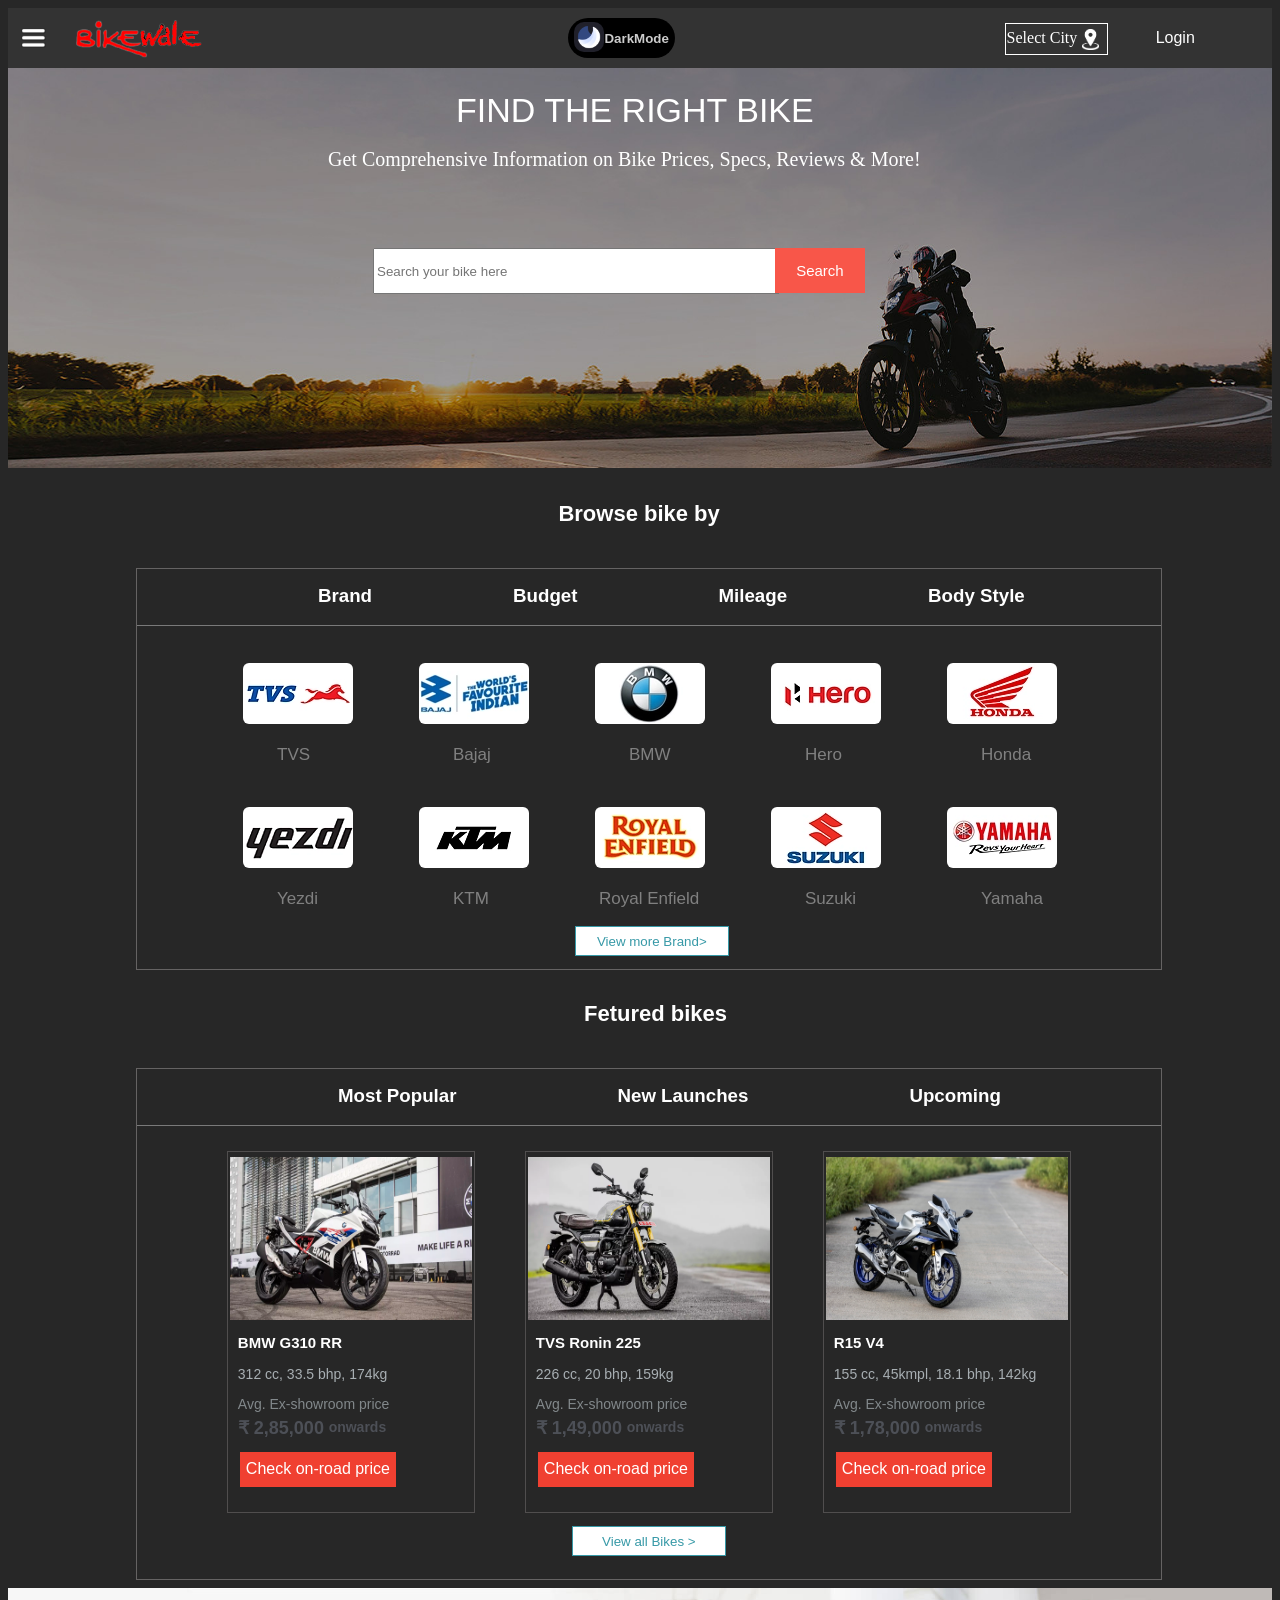
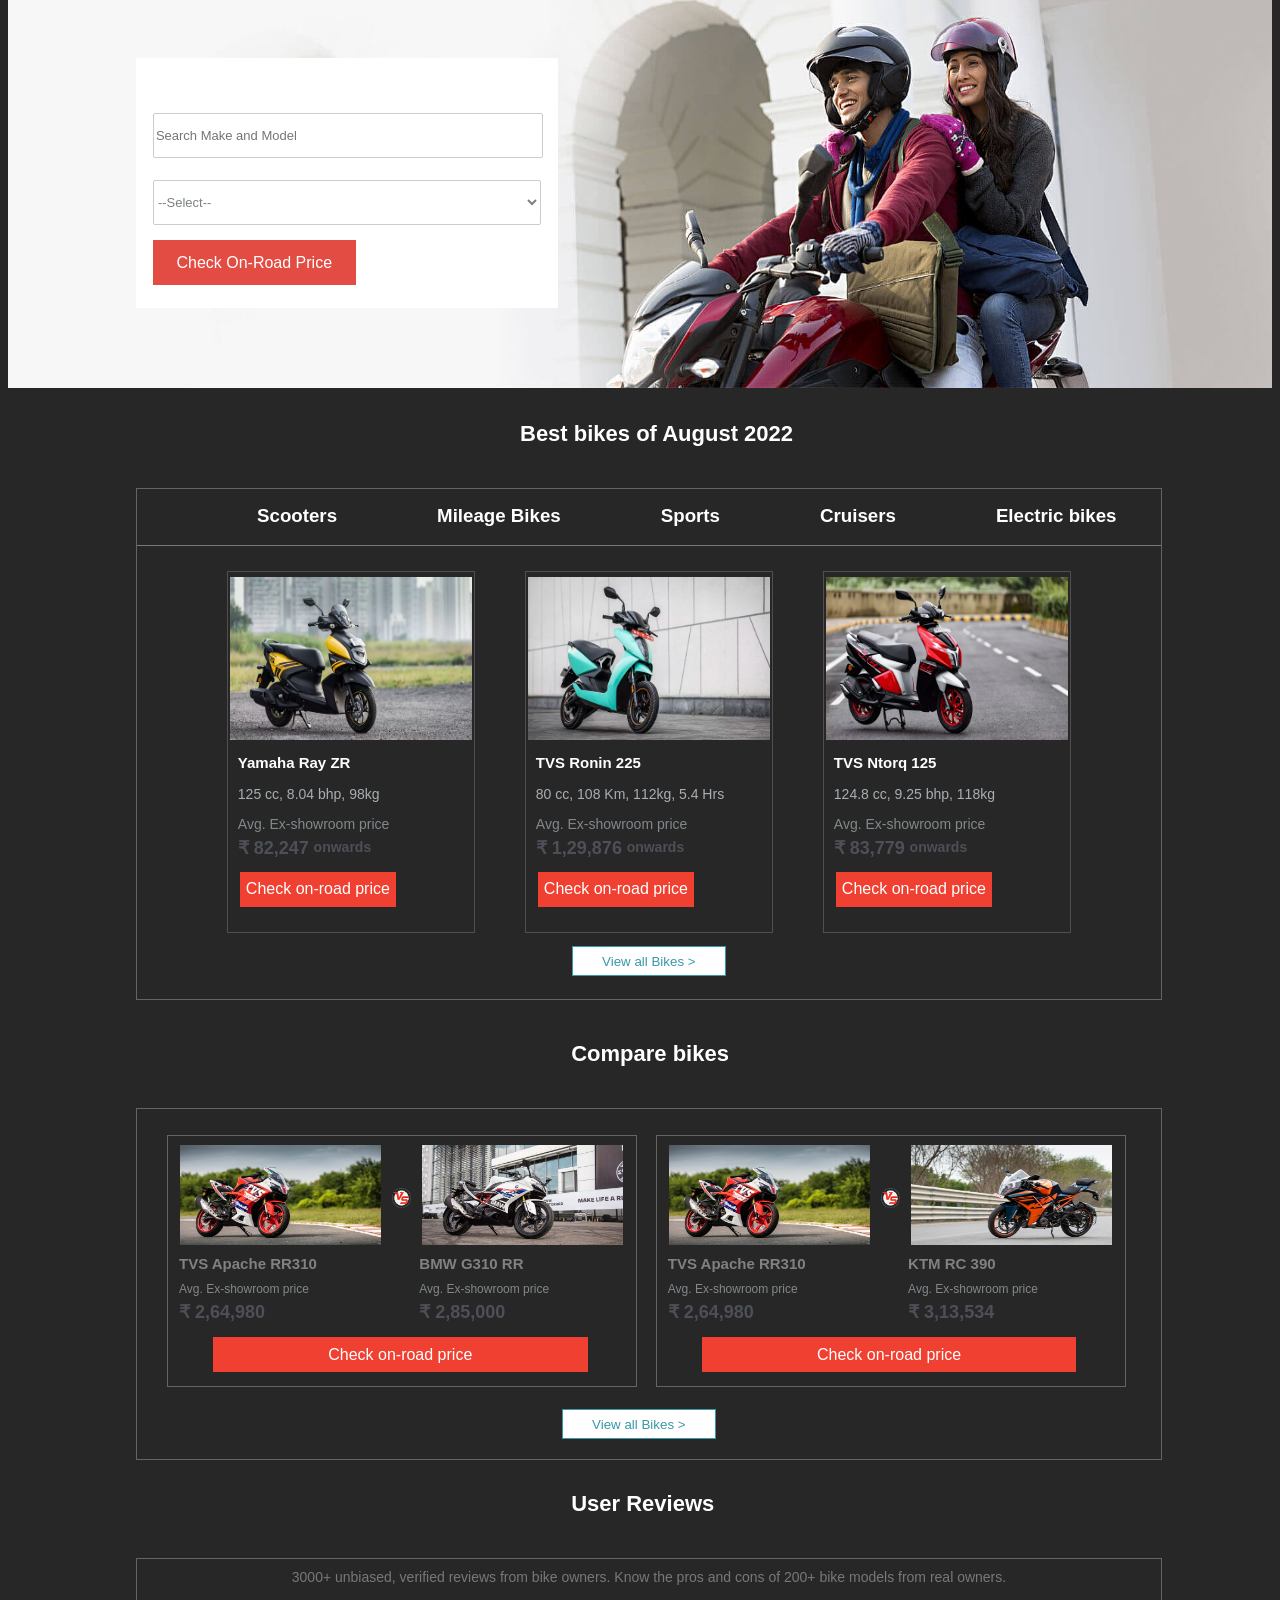
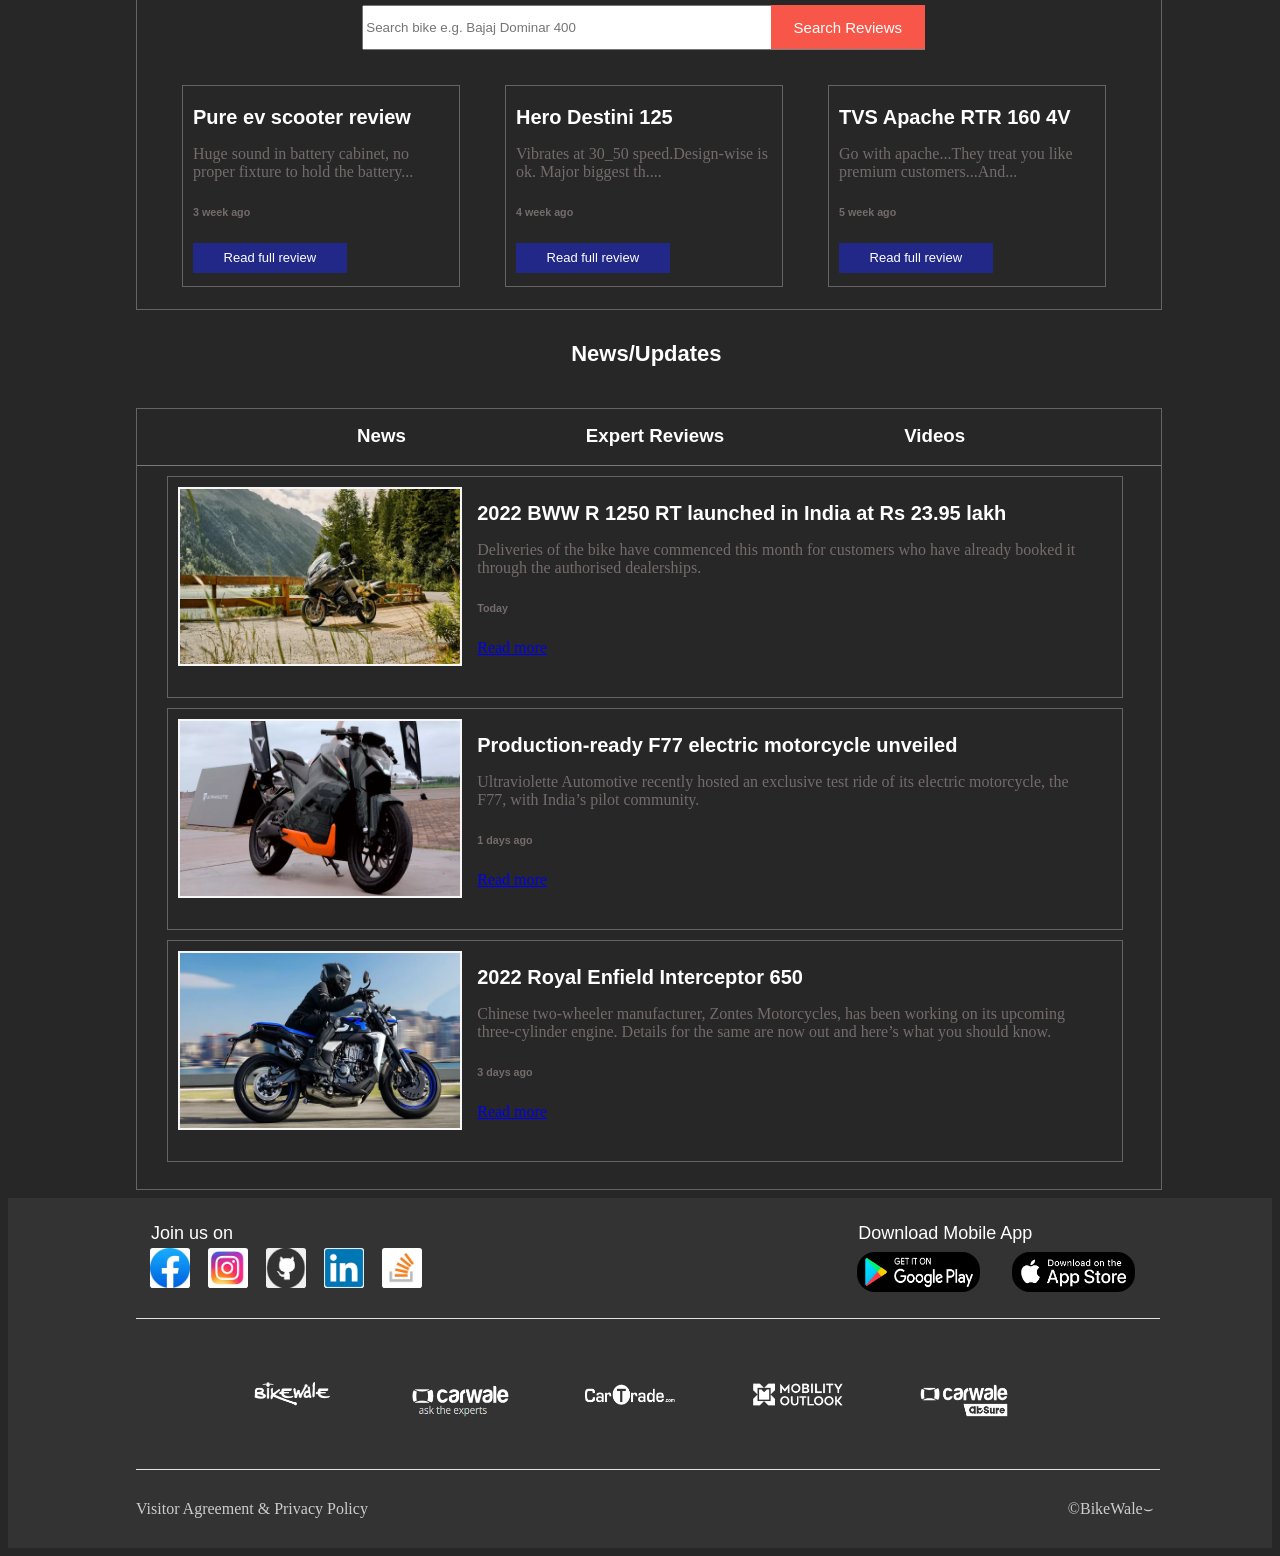
<file: index.html>
<!DOCTYPE html>
<html>
<head>
    <title>Bike Wale</title>
    <link rel="stylesheet" href="Bikewale.css">
    <link rel="icon" href="img/My project icon.png" >
    <style>
        body{
            background-color: #f5f5f5;
            color: rgb(0, 0, 0);
        }
        .mydark{
            background-color: rgba(0, 0, 0, 0.849);
            color: white;
        }
    </style>
    <script>
        const changeMode=()=>{
            let mybody = document.body;
            mybody.classList.toggle('mydark')
            

        }

        function openNav() {
            document.getElementById("mySidenav").style.width = "250px";
            }

        function closeNav() {
            document.getElementById("mySidenav").style.width = "0";
            }

    </script>

</head>
<body class="mydark">
    <header>
        <div id="navbar">
            <span id="mySidenav" class="sidenav">
                <a href="javascript:void(0)" class="closebtn" onclick="closeNav()">&times;</a>
                <a href="#">About</a>
                <a href="#">Services</a>
                <a href="#">Clients</a>
                <a href="#">Contact</a>
            </span>
            <span onclick="openNav()"><a href="#navbtn"><img class="navbar-button" src="img/navbarbtn.png" alt="Navbarbtn"></a></span>
            <img src="img/logo.png" alt="Logo">
            <div id="login">
                <span>Login</span> 
            </div>
            <button onclick="changeMode()" class="darky"><img src="img/darky.png" alt=""> <span id="vb">DarkMode</span> </button>
            <div id="yourloc">
                <span>Select City </span>
                <img src="img/locpng.png">
            </div>            
        </div>
    </header>
    <div class="content">
        <!-- Search bar -->
        <div id="searchbar">
            <h1>FIND THE RIGHT BIKE</h1>
            <p>Get Comprehensive Information on Bike Prices, Specs, Reviews & More!</p>
            <Div id="searchhere" >
                <input id="searchbox" type="text" placeholder="Search your bike here" aria-label="Search your bike">
                <input id="btn1" type="button" value="Search">
            </Div>
        </div>
        
        <div id="browseby">
            <h1 id="heading">Browse bike by</h1>
            <div id="selectbox">
                <div id="selectnow">
                    <ul id="discoverby">
                        <li class="ul1"><h3>Brand</h3></li>
                        <li class="ul1"><h3>Budget</h3></li>
                        <li class="ul1"><h3>Mileage</h3></li>
                        <li class="ul1"><h3>Body Style</h3></li>
                    </ul>
                </div>

                <div>              
                    <ul id="bydemand">
                        <li class="selectbrand">
                            <a href="#tvs">
                                <span class="brandlogo">
                                    <img src="brandslogo/tvs.webp" alt="TVS bikes">
                                </span>
                                <span class="brandlogotitle">TVS</span>
                            </a>
                        </li>
                        <li class="selectbrand">
                            <a href="#bajaj">
                                <span class="brandlogo">
                                    <img src="brandslogo/bajaj.webp" alt="Bajaj bikes">  
                                </span>
                                <span class="brandlogotitle">Bajaj</span>
                            </a>
                        </li>
                        <li class="selectbrand">
                            <a href="#bmw">
                                <span class="brandlogo">
                                    <img src="brandslogo/bmw.webp" alt="BMW bikes">
                                </span>
                                <span class="brandlogotitle">BMW</span>
                            </a>
                        </li>
                        <li class="selectbrand">
                            <a href="#hero">
                                <span class="brandlogo">
                                    <img src="brandslogo/hero.webp" alt="Hero bikes">
                                </span>
                                <span class="brandlogotitle">Hero</span>
                            </a>
                        </li>
                        <li class="selectbrand">
                            <a href="#Honda">
                                <span class="brandlogo">
                                    <img src="brandslogo/honda.webp" alt="Honda bikes">
                                </span>
                                <span class="brandlogotitle">Honda</span>
                            </a>
                        </li>
                        <li class="selectbrand">
                            <a href="#Yezdi">
                                <span class="brandlogo">
                                    <img src="brandslogo/yezdi.webp" alt="Yezdi bikes">
                                </span>
                                <span class="brandlogotitle">Yezdi</span>
                            </a>
                        </li>
                        <li class="selectbrand">
                            <a href="#KTM">
                                <span class="brandlogo">
                                    <img src="brandslogo/ktm.webp" alt="KTM bikes">
                                </span>
                                <span class="brandlogotitle">KTM</span>
                            </a>
                        </li>
                        <li class="selectbrand">
                            <a href="#RoyalEnfield">
                                <span class="brandlogo">
                                    <img src="brandslogo/royal-enfield.webp" alt="RoyalEnfield bikes">
                                </span>
                                <span id="brandlogotitleRE">Royal Enfield</span>
                            </a>
                        </li>
                        <li class="selectbrand">
                            <a href="#suzuki">
                                <span class="brandlogo">
                                    <img src="brandslogo/suzuki.webp" alt="suzuki bikes">
                                </span>
                                <span class="brandlogotitle">Suzuki</span>
                            </a>
                        </li>
                        <li class="selectbrand">
                            <a href="#Yamaha">
                                <span class="brandlogo">
                                    <img src="brandslogo/yamaha.webp" alt="Yamaha bikes">
                                </span>
                                <span class="brandlogotitle">Yamaha</span>
                            </a>
                        </li>                                            
                    </ul>
                    <button class="viewbrandbtn">
                        View more Brand>
                    </button>  
                </div>
            </div>
        </div>

        <div id="featured">
            <h1 id="heading2">  Fetured bikes</h1>
            <div id="featuredbox">
                <div id="featureby">
                    <ul id="bestfeatured">
                        <li class="ul1"><h3>Most Popular</h3></li>
                        <li class="ul1"><h3>New Launches</h3></li>
                        <li class="ul1"><h3>Upcoming</h3></li>
                    </ul>
                </div>
                <div>              
                    <ul id="tile1">
                        <li class="bikedit">
                            <a href="#bmw">
                                <span >
                                    <img class="bikeimg" src="feature or best bikes img/g310-rr-right-front-three-quarter.webp" alt="BMW bike">
                                </span>
                            </a>
                            <Div class="ditsection">
                                <span class="bikename">BMW G310 RR</span>
                                <p class="shortspecification">312 cc, 33.5 bhp, 174kg</p>
                                <div>
                                    <span class="pricetitle">Avg. Ex-showroom price</span>
                                    <span class="onlineprice">₹ 2,85,000</span>
                                </div>
                                <span class="font14">onwards</span> 
                                <div>
                                    <button class="pricebtn">Check on-road price</button>
                                </div>
                            </Div>
                        </li>

                        <li class="bikedit">
                            <a href="#Ronin">
                                <span >
                                    <img class="bikeimg" src="feature or best bikes img/ronin-225-right-front-three-quarter.webp" alt="Ronin">
                                </span>
                            </a>
                            <Div class="ditsection">
                                <span class="bikename">TVS Ronin 225 </span>
                                <p class="shortspecification">226 cc, 20 bhp, 159kg</p>
                                <span class="pricetitle">Avg. Ex-showroom price</span>
                                <div>
                                    <span class="onlineprice">₹ 1,49,000</span>
                                    <span class="font14">onwards</span>
                                </div> 
                                <div>
                                    <button class="pricebtn">Check on-road price</button>
                                </div>
                            </Div>
                        </li>

                        <li class="bikedit">
                            <a href="#R15">
                                <span >
                                    <img class="bikeimg" src="feature or best bikes img/R15 V4 Model Image.jpg" alt="R15">
                                </span>
                            </a>
                            <Div class="ditsection">
                                <span class="bikename">R15 V4</span>
                                <p class="shortspecification">155 cc, 45kmpl, 18.1 bhp, 142kg</p>
                                <span class="pricetitle">Avg. Ex-showroom price</span>
                                <div>
                                    <span class="onlineprice">₹ 1,78,000</span>
                                    <span class="font14">onwards</span>
                                </div>                             
                                <div>
                                    <button class="pricebtn">Check on-road price</button>
                                </div>
                            </Div>
                        </li>
                    </ul>
                    <button class="viewmorebtn">
                        View all Bikes >
                    </button>                                   
                </div>
            </div>
        </div>
        
        <div id="chackprice-banner"> 
            <div id="borderonbanner">
                <h1 id="heading3">On-road price</h1>
                <input type="text" placeholder="Search Make and Model" id="makemodelfinalprice">
                <div id="loc-2">
                    <select  id="selectloc-2">
                        <option>--Select--</option>
                        <option>B-Road,Jodhpur</option>
                        <option>C-Road,Jodhpur</option>
                        <option>Ratanada</option>
                        <option>Jaljog Chok</option>
                        <option>Chandni Market</option>
                        <option>Mandore</option>
                    </select>
                </div>
                <button id="finalpricebtn">Check On-Road Price</button>
            </div>
        </div>

        <div id="bestofmonth">
            <h1 id="heading4">Best bikes of August 2022</h1>
            <div id="bestbikebox">
                <div id="bestby">
                    <ul id="selectbybest">
                        <li class="ul2"><h3>Scooters</h3></li>
                        <li class="ul2"><h3>Mileage Bikes</h3></li>
                        <li class="ul2"><h3>Sports</h3></li>
                        <li class="ul2"><h3>Cruisers</h3></li>
                        <li class="ul2"><h3>Electric bikes</h3></li>
                    </ul>
                </div>
                <div>              
                    <ul id="tile1">
                        <li class="bikedit">
                            <a href="#">
                                <span >
                                    <img class="bikeimg" src="feature or best bikes img/ray-right-front-three-quarter-2.webp" alt="Yamaha Ray ZR">
                                </span>
                            </a>
                            <Div class="ditsection">
                                <span class="bikename">Yamaha Ray ZR</span>
                                <p class="shortspecification">125 cc, 8.04 bhp, 98kg</p>
                                <span class="pricetitle">Avg. Ex-showroom price</span>
                                <div>
                                    <span class="onlineprice">₹ 82,247</span>
                                    <span class="font14">onwards</span>
                                </div>
                                <div>
                                    <button class="pricebtn">Check on-road price</button>
                                </div>
                            </Div>
                        </li>

                        <li class="bikedit">
                            <a href="#">
                                <span >
                                    <img class="bikeimg" src="feature or best bikes img/450x-gen-3-right-front-three-quarter.webp" alt="Ather 450X">
                                </span>
                            </a>
                            <Div class="ditsection">
                                <span class="bikename">TVS Ronin 225 </span>
                                <p class="shortspecification">80 cc, 108 Km, 112kg, 5.4 Hrs</p>
                                <span class="pricetitle">Avg. Ex-showroom price</span>
                                <div>
                                    <span class="onlineprice">₹ 1,29,876</span>
                                    <span class="font14">onwards</span>
                                </div>                             
                                <div>
                                    <button class="pricebtn">Check on-road price</button>
                                </div>
                            </Div>
                        </li>

                        <li class="bikedit">
                            <a href="#">
                                <span >
                                    <img class="bikeimg" src="feature or best bikes img/ntorq-125-right-front-three-quarter.webp" alt="TVS Ntorq 125">
                                </span>
                            </a>
                            <Div class="ditsection">
                                <span class="bikename">TVS Ntorq 125</span>
                                <p class="shortspecification">124.8 cc, 9.25 bhp, 118kg</p>
                                <span class="pricetitle">Avg. Ex-showroom price</span>
                                <div>
                                    <span class="onlineprice">₹ 83,779</span>
                                    <span class="font14">onwards</span>
                                </div>
                                
                                <div>
                                    <button class="pricebtn">Check on-road price</button>
                                </div>
                            </Div>
                        </li>
                    </ul>
                    <button class="viewmorebtn">
                        View all Bikes >
                    </button>                                   
                </div>
            </div>
        </div>   

        <div id="comparebike">
            <h1 id="heading5">
                Compare bikes
            </h1>
            <div id="maincomparebox">
                <ul id="sections">
                    <li id="comparebox1">
                        <a href="#">
                            <span>
                                <img class="compbikeimg1" src="feature or best bikes img/Apache RR310 Right Front Three Quarter.jpg" alt="Apache">
                            </span>
                            <span>
                                <img id="vs" src="img/vs-icon-32.png" alt="VS">
                            </span>
                            <span>
                                <img class="compbikeimg2" src="feature or best bikes img/g310-rr-right-front-three-quarter.webp" alt="BMW G310">
                            </span>
                            <div id="apachebikedit">
                                <a class="bikename" href="#">                              
                                <span class="bikename-1">TVS Apache RR310</span>                               
                                    <span class="pricetitle-1">Avg. Ex-showroom price</span>
                                    <span class="onlineprice-1">₹ 2,64,980</span>                            
                                </a>
                            </div>
                            <div id="bmwbikedit">
                                <a class="bikename" href="#">                              
                                <span class="bikename-1">BMW G310 RR</span>                               
                                    <span class="pricetitle-1">Avg. Ex-showroom price</span>
                                    <span class="onlineprice-1">₹ 2,85,000</span>                            
                                </a>
                            </div>
                        </a>
                        <div>
                            <button class="pricebtn-comp">Check on-road price</button>
                        </div>
                    </li>
                    <li id="comparebox2">
                        <a href="#">
                            <span>
                                <img class="compbikeimg1" src="feature or best bikes img/Apache RR310 Right Front Three Quarter.jpg" alt="Apache">
                            </span>
                            <span>
                                <img id="vs" src="img/vs-icon-32.png" alt="VS">
                            </span>
                            <span>
                                <img class="compbikeimg2" src="feature or best bikes img/RC 390 Left Front Three Quarter.jpg" alt="BMW G310">
                            </span>
                            <div id="apachebikedit">
                                <a class="bikename" href="#">                              
                                <span class="bikename-1">TVS Apache RR310</span>                               
                                    <span class="pricetitle-1">Avg. Ex-showroom price</span>
                                    <span class="onlineprice-1">₹ 2,64,980</span>                            
                                </a>
                            </div>
                            <div id="bmwbikedit">
                                <a class="bikename" href="#">                              
                                <span class="bikename-1">KTM RC 390</span>                               
                                    <span class="pricetitle-1">Avg. Ex-showroom price</span>
                                    <span class="onlineprice-1">₹ 3,13,534</span>                            
                                </a>
                            </div>
                        </a>
                        <div>
                            <button class="pricebtn-comp">Check on-road price</button>
                        </div>
                    </li>
                </ul>
                <button id="viewmorebtn-comp">
                    View all Bikes >
                </button>
            </div>
        </div>
        <div id="reviews">
            <h1 id="heading6">User Reviews</h1>
            <div id="reviewsection">
                <p id="intro-title">
                    3000+ unbiased, verified reviews from bike owners. Know the pros and cons of 200+ bike models from real owners.
                </p>
                <Div id="readreviews" >
                    <input id="searchbox-1" type="text" placeholder="Search bike e.g. Bajaj Dominar 400" aria-label="Search your bike reviews">
                    <input id="btn-reviews" type="button" value="Search Reviews">
                </Div>
                <div  class="d-flex p-5 mt-5">
                    <div class="card " >
                        <div class="card-body">
                            <h5 class="card-title">Pure ev scooter review</h5>
                            <p class="card-text">Huge sound in battery cabinet, no proper fixture to hold the battery...</p>
                            <h6 class="text-Secondary">3 week ago</h6>
                            <button class="buttonre">
                                <a href="#" class="btn btn-primary">Read full review</a>
                            </button>
                        </div>
                    </div>
                    <div class="card" >
                        <div class="card-body">
                            <h5 class="card-title">Hero Destini 125</h5>
                            <p class="card-text">Vibrates at 30_50 speed.Design-wise is ok. Major biggest th....</p>
                            <h6 class="text-Secondary">4 week ago</h6>
                            <button class="buttonre">
                                <a href="#" class="btn btn-primary">Read full review</a>
                            </button>
                        </div>
                    </div>
                    <div class="card">
                        <div class="card-body">
                            <h5 class="card-title">TVS Apache RTR 160 4V</h5>
                            <p class="card-text">Go with apache...They treat you like premium customers...And...</p>
                            <h6 class="text-Secondary">5 week ago</h6>
                            <button class="buttonre">
                                <a href="#" class="btn btn-primary">Read full review</a>
                            </button>
                        </div>
                    </div>
                </div>
            </div>
        </div>
        <div id="news">
            <h1 id="heading6">News/Updates</h1>
            <div id="newssection">
                <div id="featureby">
                    <ul id="bestfeatured">
                        <li class="ul3"><h3>News</h3></li>
                        <li class="ul3"><h3>Expert Reviews</h3></li>
                        <li class="ul3"><h3>Videos</h3></li>
                    </ul>
                </div>
                <div  class="d-flex p-5 mt-5">
                    <div class="card1 " >
                        <div class="card-body1">
                            <div class="newsimg">
                                <img src="img/bmw-left-side-view0.webp" alt="img">
                            </div>
                            <div class="newsdit">
                                <h5 class="card-title">2022 BWW R 1250 RT launched in India at Rs 23.95 lakh</h5>
                                <p class="card-text">
                                    Deliveries of the bike have commenced this month for customers who have already booked it through the authorised dealerships. 
                                </p>
                                <h6 class="text-Secondary">Today</h6>
                                <a href="#" class="btn btn-primary">Read more</a>
                            </div>
                        </div>
                    </div>
                    <div class="card1 " >
                        <div class="card-body1">
                            <div class="newsimg">
                                <img src="img/right-side-view1.webp" alt="img">
                            </div>
                            <div class="newsdit">
                                <h5 class="card-title">Production-ready F77 electric motorcycle unveiled</h5>
                                <p class="card-text">
                                    Ultraviolette Automotive recently hosted an exclusive test ride of its electric motorcycle, the F77, with India’s pilot community.
                                </p>
                                <h6 class="text-Secondary">1 days ago</h6>
                                <a href="#" class="btn btn-primary">Read more</a>
                            </div>
                        </div>
                    </div>
                    <div class="card1 " >
                        <div class="card-body1">
                            <div class="newsimg">
                                <img src="img/right-side-view0.webp" alt="img">
                            </div>
                            <div class="newsdit">
                                <h5 class="card-title">2022 Royal Enfield Interceptor 650 </h5>
                                <p class="card-text">
                                    Chinese two-wheeler manufacturer, Zontes Motorcycles, has been working on its upcoming three-cylinder engine. Details for the same are now out and here’s what you should know. 
                                </p>
                                <h6 class="text-Secondary">3 days ago</h6>
                                <a href="#" class="btn btn-primary">Read more</a>
                            </div>
                        </div>
                    </div>
                </div>
            </div>
        </div>
    </div>
    <footer>
        <div id="footsec">
            <div id="sdgsdf">
                <div id="socialid">
                    <div id="join1">
                        <p id="join">Join us on</p>
                    </div>
                    <div class="social">
                        <a href="https://www.facebook.com/mohit.saxena.35513/" ><img src="social img/fb.jfif" alt="Facebook" class="socialimg"> </a>
                        <a href="https://www.instagram.com/rdx_maddy/"><img src="social img/instagram.jfif" alt="Instagram" class="socialimg"></a>
                        <a href="https://github.com/Mohit6795" target="_blank"><img src="social img/github1.jpg" alt="Github" class="socialimg"></a>
                        <a href="https://www.linkedin.com/in/rdx-maddy-731934122/"><img src="social img/linkd.png" alt="Linkedin" class="socialimg"></a>
                        <a href="https://stackoverflow.com/users/19368893/mohit"><img src="social img/stack logo.png" alt="Stackoverflow" class="socialimg"></a>
                    </div>
                </div>

                <div id="socialapps">
                    <div id="join1">
                        <p id="join">Download Mobile App</p>
                    </div>
                    <div class="social">
                        <a href="https://play.google.com/store/apps/details?id=com.bikewale.app&referrer=utm_source%3DDesktopsite%26utm_medium%3DDrawer%26utm_campaign%3DBikeWale%2520Desktopsite%2520Drawer" ><img src="img/Screenshot 2022-08-17 183654.png" alt="Playstore" class="socialimg1"> </a>
                        <a href="https://apps.apple.com/us/app/bikewale-buy-new-bike-scooty/id1492806145?ls=1"><img src="img/appllogo.png" alt="App store" class="socialimg1"></a>
                        
                    </div>
                </div>
            </div>  
            <div id="allsiteslogo">              
                <ul id="allsite">
                    <li class="selectbrand">
                        <a href="#">
                            <span class="site1">
                                <img src="img/bikewale1.png" alt="TVS bikes">
                            </span>
                        </a>
                    </li>
                    <li class="selectbrand">
                        <a href="#">
                            <span class="site1">
                                <img src="img/carexpert2.png" alt="Bajaj bikes">  
                            </span>
                        </a>
                    </li>
                    <li class="selectbrand">
                        <a href="#">
                            <span class="site1">
                                <img src="img/cartred3.png" alt="BMW bikes">
                            </span>
                        </a>
                    </li>
                    <li class="selectbrand">
                        <a href="#">
                            <span class="site1">
                                <img src="img/ouylok4.png" alt="Hero bikes">
                            </span>
                        </a>
                    </li>
                    <li class="selectbrand">
                        <a href="#">
                            <span class="site1">
                                <img src="img/asure5.png" alt="Honda bikes">
                            </span>
                        </a>
                    </li>
                </ul>
            </div>    
            <div id="copyr">
                <span>Visitor Agreement & Privacy Policy</span>
                <span id="cop">&copy;BikeWale&smile;</span>
            </div>
        </div>
        
    </footer>

    <script>
        window.onscroll = function() {myFunction()};
        
        var navbar = document.getElementById("navbar");
        var sticky = navbar.offsetTop;
        
        function myFunction() {
        if (window.pageYOffset >= sticky) {
            navbar.classList.add("sticky")
        } else {
            navbar.classList.remove("sticky");
        }
        }
    </script>
</body>
</html>
</file>
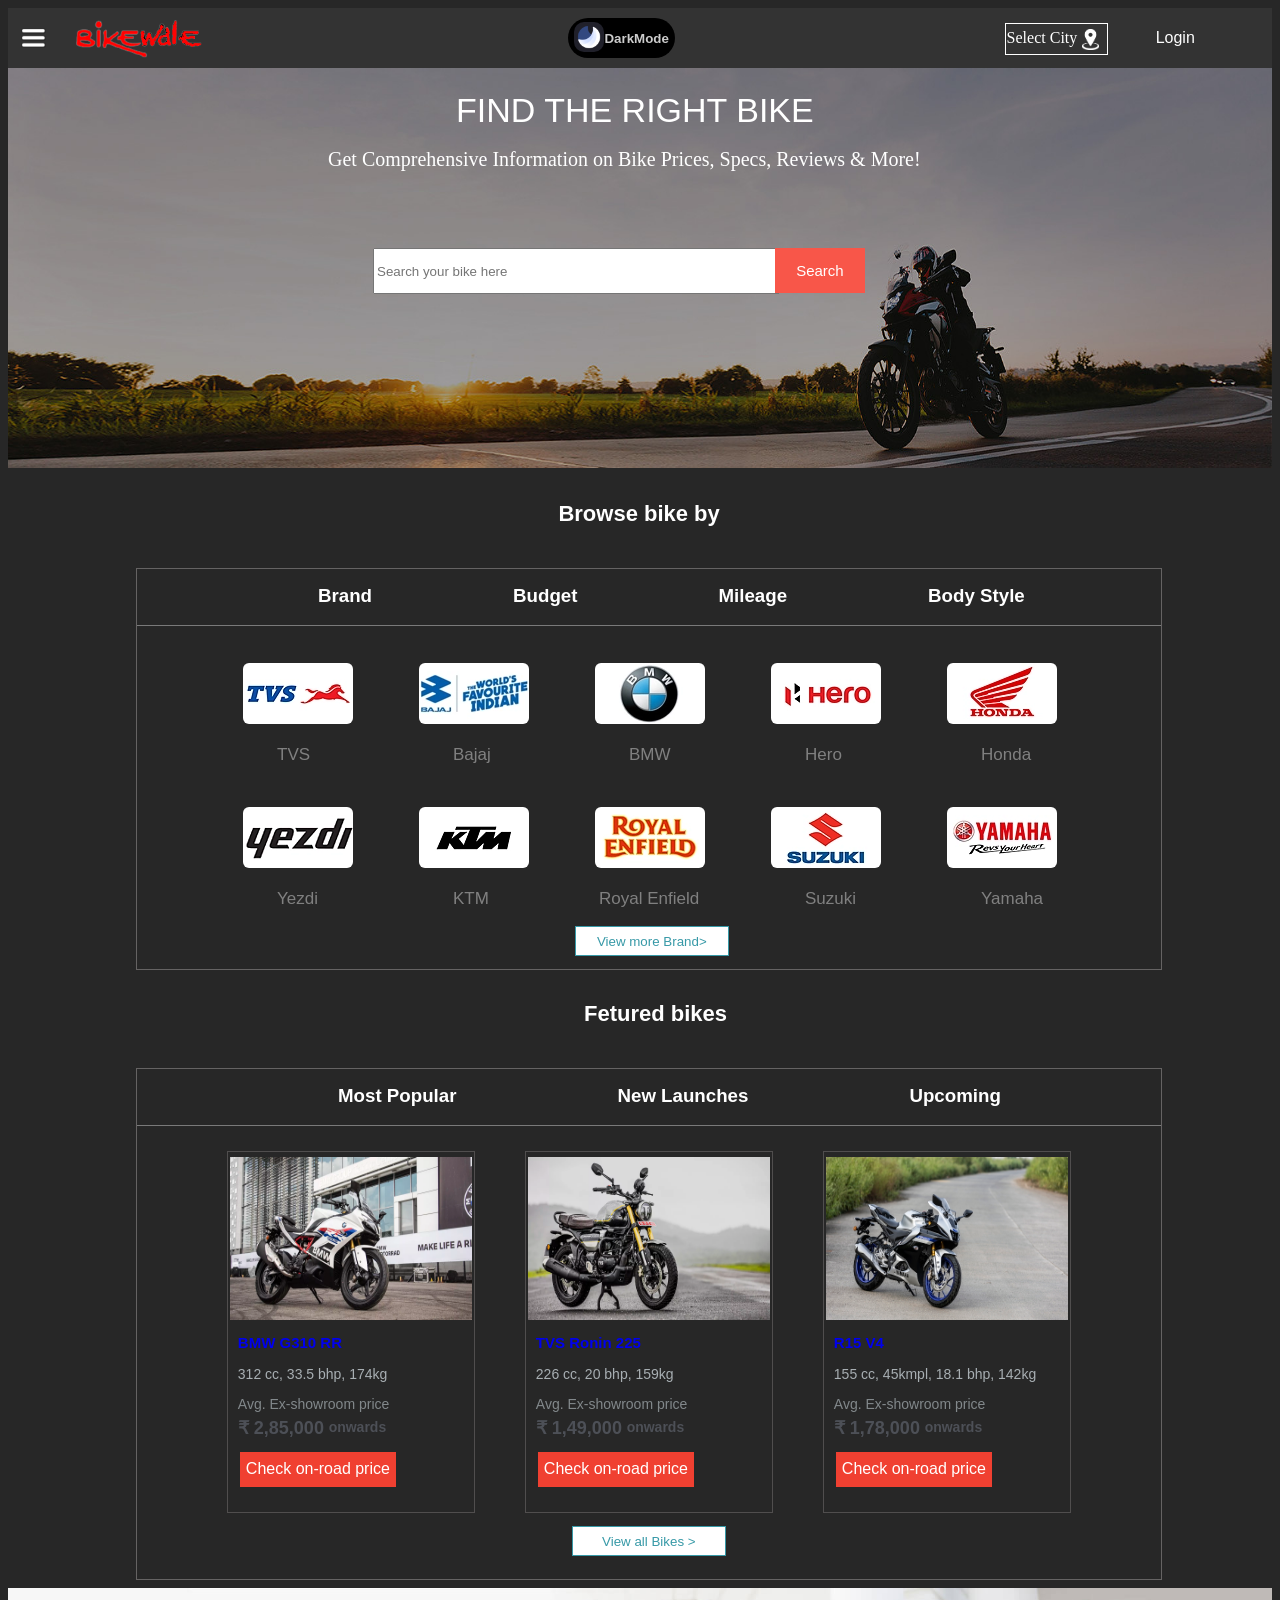
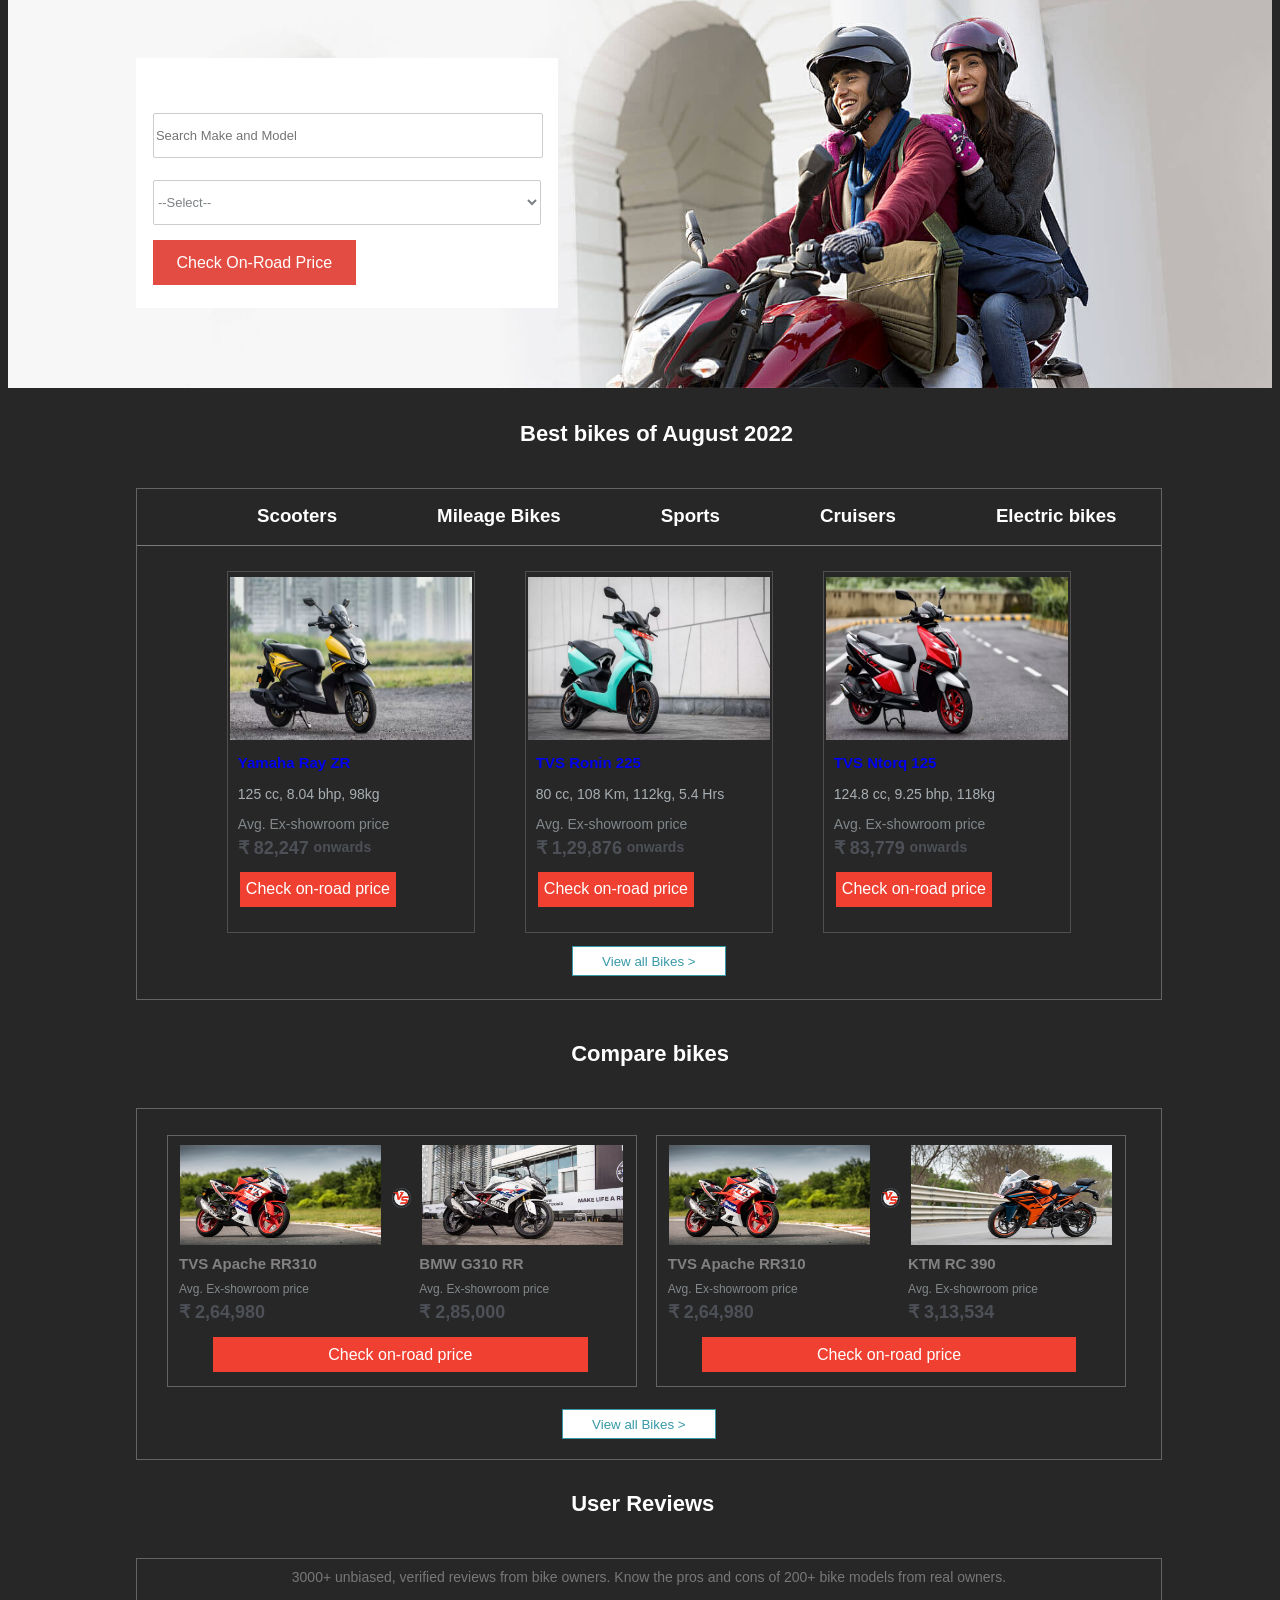
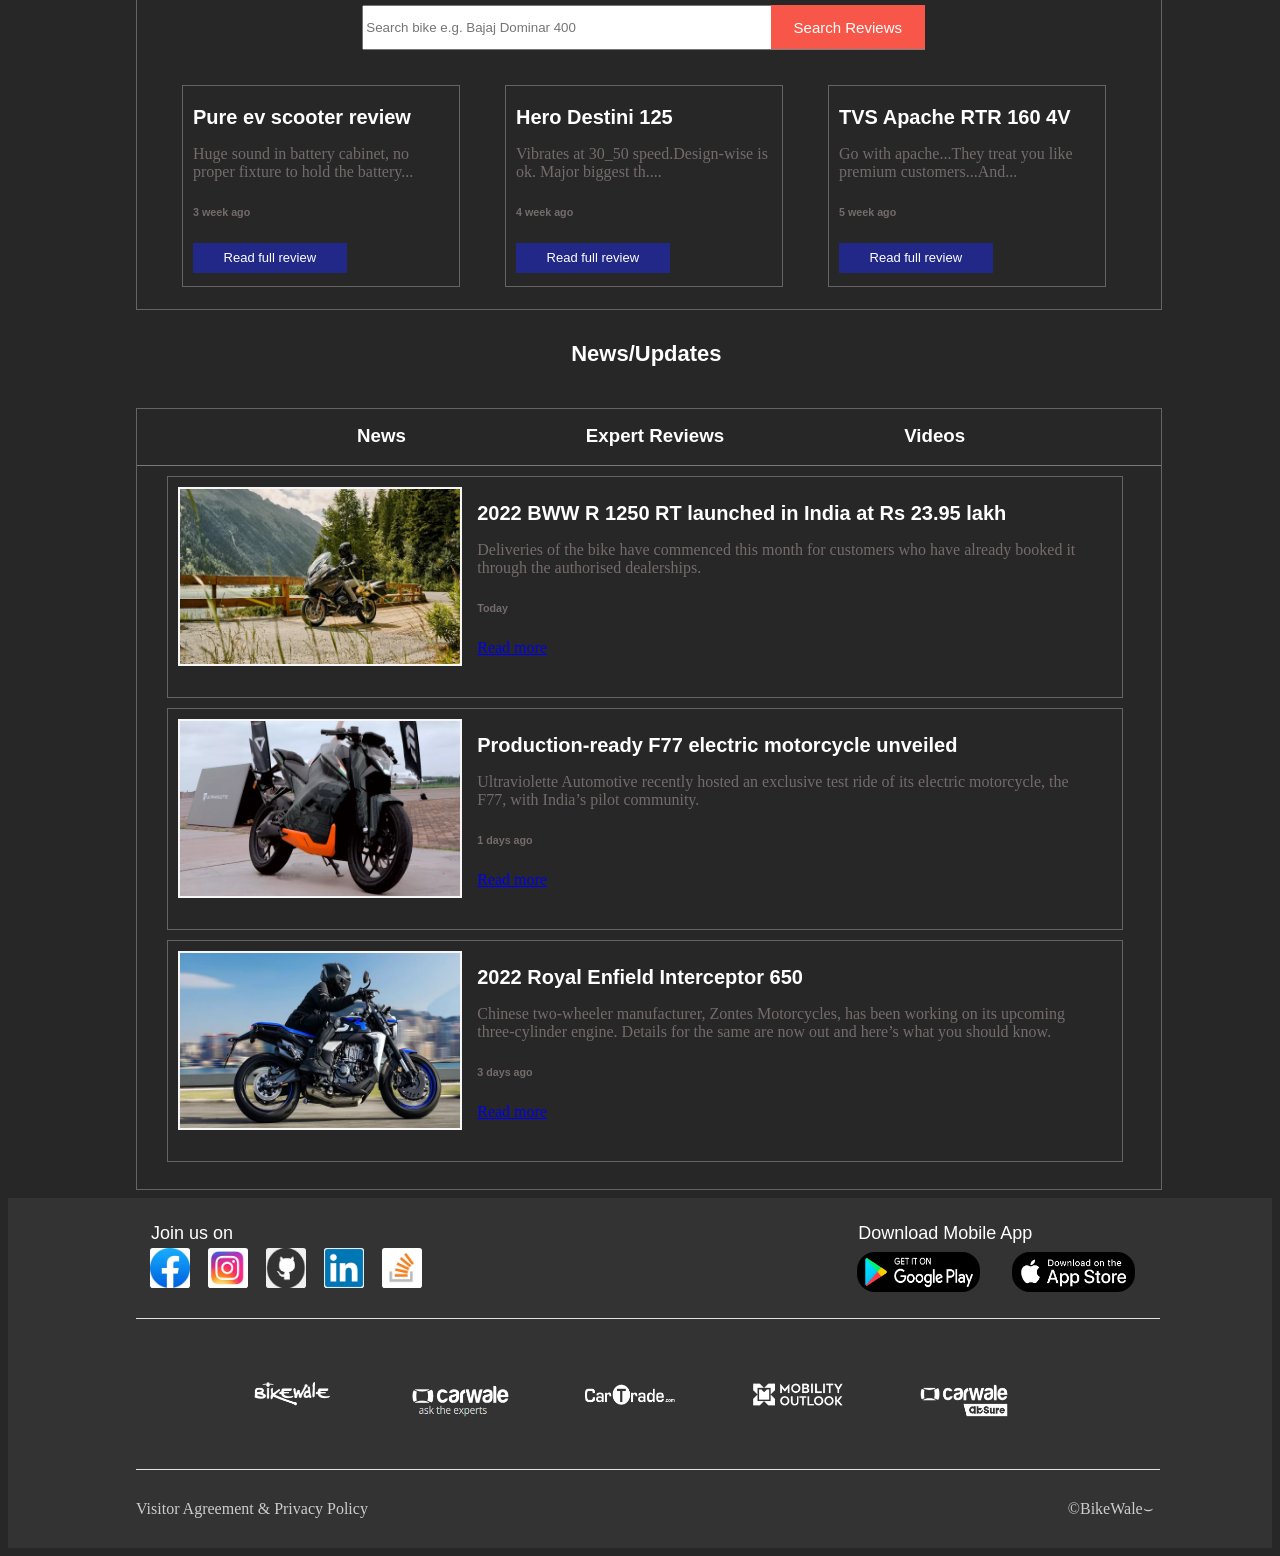
<file: Bikewale.html>
<!DOCTYPE html>
<html>
<head>
    <title>Bike Wale</title>
    <link rel="stylesheet" href="Bikewale.css">
    <link rel="icon" href="img/My project icon.png" >
    <style>
        body{
            background-color: #f5f5f5;
            color: rgb(0, 0, 0);
        }
        .mydark{
            background-color: rgba(0, 0, 0, 0.849);
            color: white;
        }
    </style>
    <script>
        const changeMode=()=>{
            let mybody = document.body;
            mybody.classList.toggle('mydark')

        }

        function openNav() {
            document.getElementById("mySidenav").style.width = "250px";
            }

        function closeNav() {
            document.getElementById("mySidenav").style.width = "0";
            }

    </script>

</head>
<body class="mydark">
    <header>
        <div id="navbar">
            <span id="mySidenav" class="sidenav">
                <a href="javascript:void(0)" class="closebtn" onclick="closeNav()">&times;</a>
                <a href="#">About</a>
                <a href="#">Services</a>
                <a href="#">Clients</a>
                <a href="#">Contact</a>
            </span>
            <span onclick="openNav()"><a href="#navbtn"><img class="navbar-button" src="img/navbarbtn.png" alt="Navbarbtn"></a></span>
            <img src="img/logo.png" alt="Logo">
            <div id="login">
                <span>Login</span> 
            </div>
            <button onclick="changeMode()" class="darky"><img src="img/darky.png" alt=""> <span id="vb">DarkMode</span> </button>
            <div id="yourloc">
                <span>Select City </span>
                <img src="img/locpng.png">
            </div>            
        </div>
    </header>
    <div class="content">
        <!-- Search bar -->
        <div id="searchbar">
            <h1>FIND THE RIGHT BIKE</h1>
            <p>Get Comprehensive Information on Bike Prices, Specs, Reviews & More!</p>
            <Div id="searchhere" >
                <input id="searchbox" type="text" placeholder="Search your bike here" aria-label="Search your bike">
                <input id="btn1" type="button" value="Search">
            </Div>
        </div>
        
        <div id="browseby">
            <h1 id="heading">Browse bike by</h1>
            <div id="selectbox">
                <div id="selectnow">
                    <ul id="discoverby">
                        <li class="ul1"><h3>Brand</h3></li>
                        <li class="ul1"><h3>Budget</h3></li>
                        <li class="ul1"><h3>Mileage</h3></li>
                        <li class="ul1"><h3>Body Style</h3></li>
                    </ul>
                </div>

                <div>              
                    <ul id="bydemand">
                        <li class="selectbrand">
                            <a href="#tvs">
                                <span class="brandlogo">
                                    <img src="brandslogo/tvs.webp" alt="TVS bikes">
                                </span>
                                <span class="brandlogotitle">TVS</span>
                            </a>
                        </li>
                        <li class="selectbrand">
                            <a href="#bajaj">
                                <span class="brandlogo">
                                    <img src="brandslogo/bajaj.webp" alt="Bajaj bikes">  
                                </span>
                                <span class="brandlogotitle">Bajaj</span>
                            </a>
                        </li>
                        <li class="selectbrand">
                            <a href="#bmw">
                                <span class="brandlogo">
                                    <img src="brandslogo/bmw.webp" alt="BMW bikes">
                                </span>
                                <span class="brandlogotitle">BMW</span>
                            </a>
                        </li>
                        <li class="selectbrand">
                            <a href="#hero">
                                <span class="brandlogo">
                                    <img src="brandslogo/hero.webp" alt="Hero bikes">
                                </span>
                                <span class="brandlogotitle">Hero</span>
                            </a>
                        </li>
                        <li class="selectbrand">
                            <a href="#Honda">
                                <span class="brandlogo">
                                    <img src="brandslogo/honda.webp" alt="Honda bikes">
                                </span>
                                <span class="brandlogotitle">Honda</span>
                            </a>
                        </li>
                        <li class="selectbrand">
                            <a href="#Yezdi">
                                <span class="brandlogo">
                                    <img src="brandslogo/yezdi.webp" alt="Yezdi bikes">
                                </span>
                                <span class="brandlogotitle">Yezdi</span>
                            </a>
                        </li>
                        <li class="selectbrand">
                            <a href="#KTM">
                                <span class="brandlogo">
                                    <img src="brandslogo/ktm.webp" alt="KTM bikes">
                                </span>
                                <span class="brandlogotitle">KTM</span>
                            </a>
                        </li>
                        <li class="selectbrand">
                            <a href="#RoyalEnfield">
                                <span class="brandlogo">
                                    <img src="brandslogo/royal-enfield.webp" alt="RoyalEnfield bikes">
                                </span>
                                <span id="brandlogotitleRE">Royal Enfield</span>
                            </a>
                        </li>
                        <li class="selectbrand">
                            <a href="#suzuki">
                                <span class="brandlogo">
                                    <img src="brandslogo/suzuki.webp" alt="suzuki bikes">
                                </span>
                                <span class="brandlogotitle">Suzuki</span>
                            </a>
                        </li>
                        <li class="selectbrand">
                            <a href="#Yamaha">
                                <span class="brandlogo">
                                    <img src="brandslogo/yamaha.webp" alt="Yamaha bikes">
                                </span>
                                <span class="brandlogotitle">Yamaha</span>
                            </a>
                        </li>                                            
                    </ul>
                    <button class="viewbrandbtn">
                        View more Brand>
                    </button>  
                </div>
            </div>
        </div>

        <div id="featured">
            <h1 id="heading2">  Fetured bikes</h1>
            <div id="featuredbox">
                <div id="featureby">
                    <ul id="bestfeatured">
                        <li class="ul1"><h3>Most Popular</h3></li>
                        <li class="ul1"><h3>New Launches</h3></li>
                        <li class="ul1"><h3>Upcoming</h3></li>
                    </ul>
                </div>
                <div>              
                    <ul id="tile1">
                        <li class="bikedit">
                            <a href="#bmw">
                                <span >
                                    <img class="bikeimg" src="feature or best bikes img/g310-rr-right-front-three-quarter.webp" alt="BMW bike">
                                </span>
                            </a>
                            <Div class="ditsection">
                                <a class="bikename" href="#">
                                    <span class="bikename">BMW G310 RR</span>
                                </a>
                                <p class="shortspecification">312 cc, 33.5 bhp, 174kg</p>
                                <div>
                                    <span class="pricetitle">Avg. Ex-showroom price</span>
                                    <span class="onlineprice">₹ 2,85,000</span>
                                </div>
                                <span class="font14">onwards</span> 
                                <div>
                                    <button class="pricebtn">Check on-road price</button>
                                </div>
                            </Div>
                        </li>

                        <li class="bikedit">
                            <a href="#Ronin">
                                <span >
                                    <img class="bikeimg" src="feature or best bikes img/ronin-225-right-front-three-quarter.webp" alt="Ronin">
                                </span>
                            </a>
                            <Div class="ditsection">
                                <a class="bikename" href="#">
                                    <span class="bikename">TVS Ronin 225 </span>
                                </a>
                                <p class="shortspecification">226 cc, 20 bhp, 159kg</p>
                                <span class="pricetitle">Avg. Ex-showroom price</span>
                                <div>
                                    <span class="onlineprice">₹ 1,49,000</span>
                                    <span class="font14">onwards</span>
                                </div> 
                                <div>
                                    <button class="pricebtn">Check on-road price</button>
                                </div>
                            </Div>
                        </li>

                        <li class="bikedit">
                            <a href="#R15">
                                <span >
                                    <img class="bikeimg" src="feature or best bikes img/R15 V4 Model Image.jpg" alt="R15">
                                </span>
                            </a>
                            <Div class="ditsection">
                                <a class="bikename" href="#">
                                    <span class="bikename">R15 V4</span>
                                </a>
                                <p class="shortspecification">155 cc, 45kmpl, 18.1 bhp, 142kg</p>
                                <span class="pricetitle">Avg. Ex-showroom price</span>
                                <div>
                                    <span class="onlineprice">₹ 1,78,000</span>
                                    <span class="font14">onwards</span>
                                </div>                             
                                <div>
                                    <button class="pricebtn">Check on-road price</button>
                                </div>
                            </Div>
                        </li>
                    </ul>
                    <button class="viewmorebtn">
                        View all Bikes >
                    </button>                                   
                </div>
            </div>
        </div>
        
        <div id="chackprice-banner"> 
            <div id="borderonbanner">
                <h1 id="heading3">On-road price</h1>
                <input type="text" placeholder="Search Make and Model" id="makemodelfinalprice">
                <div id="loc-2">
                    <select  id="selectloc-2">
                        <option>--Select--</option>
                        <option>B-Road,Jodhpur</option>
                        <option>C-Road,Jodhpur</option>
                        <option>Ratanada</option>
                        <option>Jaljog Chok</option>
                        <option>Chandni Market</option>
                        <option>Mandore</option>
                    </select>
                </div>
                <button id="finalpricebtn">Check On-Road Price</button>
            </div>
        </div>

        <div id="bestofmonth">
            <h1 id="heading4">Best bikes of August 2022</h1>
            <div id="bestbikebox">
                <div id="bestby">
                    <ul id="selectbybest">
                        <li class="ul2"><h3>Scooters</h3></li>
                        <li class="ul2"><h3>Mileage Bikes</h3></li>
                        <li class="ul2"><h3>Sports</h3></li>
                        <li class="ul2"><h3>Cruisers</h3></li>
                        <li class="ul2"><h3>Electric bikes</h3></li>
                    </ul>
                </div>
                <div>              
                    <ul id="tile1">
                        <li class="bikedit">
                            <a href="#">
                                <span >
                                    <img class="bikeimg" src="feature or best bikes img/ray-right-front-three-quarter-2.webp" alt="Yamaha Ray ZR">
                                </span>
                            </a>
                            <Div class="ditsection">
                                <a class="bikename" href="#">
                                    <span class="bikename">Yamaha Ray ZR</span>
                                </a>
                                <p class="shortspecification">125 cc, 8.04 bhp, 98kg</p>
                                <span class="pricetitle">Avg. Ex-showroom price</span>
                                <div>
                                    <span class="onlineprice">₹ 82,247</span>
                                    <span class="font14">onwards</span>
                                </div>
                                <div>
                                    <button class="pricebtn">Check on-road price</button>
                                </div>
                            </Div>
                        </li>

                        <li class="bikedit">
                            <a href="#">
                                <span >
                                    <img class="bikeimg" src="feature or best bikes img/450x-gen-3-right-front-three-quarter.webp" alt="Ather 450X">
                                </span>
                            </a>
                            <Div class="ditsection">
                                <a class="bikename" href="#">
                                    <span class="bikename">TVS Ronin 225 </span>
                                </a>
                                <p class="shortspecification">80 cc, 108 Km, 112kg, 5.4 Hrs</p>
                                <span class="pricetitle">Avg. Ex-showroom price</span>
                                <div>
                                    <span class="onlineprice">₹ 1,29,876</span>
                                    <span class="font14">onwards</span>
                                </div>                             
                                <div>
                                    <button class="pricebtn">Check on-road price</button>
                                </div>
                            </Div>
                        </li>

                        <li class="bikedit">
                            <a href="#">
                                <span >
                                    <img class="bikeimg" src="feature or best bikes img/ntorq-125-right-front-three-quarter.webp" alt="TVS Ntorq 125">
                                </span>
                            </a>
                            <Div class="ditsection">
                                <a class="bikename" href="#">
                                    <span class="bikename">TVS Ntorq 125</span>
                                </a>
                                <p class="shortspecification">124.8 cc, 9.25 bhp, 118kg</p>
                                <span class="pricetitle">Avg. Ex-showroom price</span>
                                <div>
                                    <span class="onlineprice">₹ 83,779</span>
                                    <span class="font14">onwards</span>
                                </div>
                                
                                <div>
                                    <button class="pricebtn">Check on-road price</button>
                                </div>
                            </Div>
                        </li>
                    </ul>
                    <button class="viewmorebtn">
                        View all Bikes >
                    </button>                                   
                </div>
            </div>
        </div>   

        <div id="comparebike">
            <h1 id="heading5">
                Compare bikes
            </h1>
            <div id="maincomparebox">
                <ul id="sections">
                    <li id="comparebox1">
                        <a href="#">
                            <span>
                                <img class="compbikeimg1" src="feature or best bikes img/Apache RR310 Right Front Three Quarter.jpg" alt="Apache">
                            </span>
                            <span>
                                <img id="vs" src="img/vs-icon-32.png" alt="VS">
                            </span>
                            <span>
                                <img class="compbikeimg2" src="feature or best bikes img/g310-rr-right-front-three-quarter.webp" alt="BMW G310">
                            </span>
                            <div id="apachebikedit">
                                <a class="bikename" href="#">                              
                                <span class="bikename-1">TVS Apache RR310</span>                               
                                    <span class="pricetitle-1">Avg. Ex-showroom price</span>
                                    <span class="onlineprice-1">₹ 2,64,980</span>                            
                                </a>
                            </div>
                            <div id="bmwbikedit">
                                <a class="bikename" href="#">                              
                                <span class="bikename-1">BMW G310 RR</span>                               
                                    <span class="pricetitle-1">Avg. Ex-showroom price</span>
                                    <span class="onlineprice-1">₹ 2,85,000</span>                            
                                </a>
                            </div>
                        </a>
                        <div>
                            <button class="pricebtn-comp">Check on-road price</button>
                        </div>
                    </li>
                    <li id="comparebox2">
                        <a href="#">
                            <span>
                                <img class="compbikeimg1" src="feature or best bikes img/Apache RR310 Right Front Three Quarter.jpg" alt="Apache">
                            </span>
                            <span>
                                <img id="vs" src="img/vs-icon-32.png" alt="VS">
                            </span>
                            <span>
                                <img class="compbikeimg2" src="feature or best bikes img/RC 390 Left Front Three Quarter.jpg" alt="BMW G310">
                            </span>
                            <div id="apachebikedit">
                                <a class="bikename" href="#">                              
                                <span class="bikename-1">TVS Apache RR310</span>                               
                                    <span class="pricetitle-1">Avg. Ex-showroom price</span>
                                    <span class="onlineprice-1">₹ 2,64,980</span>                            
                                </a>
                            </div>
                            <div id="bmwbikedit">
                                <a class="bikename" href="#">                              
                                <span class="bikename-1">KTM RC 390</span>                               
                                    <span class="pricetitle-1">Avg. Ex-showroom price</span>
                                    <span class="onlineprice-1">₹ 3,13,534</span>                            
                                </a>
                            </div>
                        </a>
                        <div>
                            <button class="pricebtn-comp">Check on-road price</button>
                        </div>
                    </li>
                </ul>
                <button id="viewmorebtn-comp">
                    View all Bikes >
                </button>
            </div>
        </div>
        <div id="reviews">
            <h1 id="heading6">User Reviews</h1>
            <div id="reviewsection">
                <p id="intro-title">
                    3000+ unbiased, verified reviews from bike owners. Know the pros and cons of 200+ bike models from real owners.
                </p>
                <Div id="readreviews" >
                    <input id="searchbox-1" type="text" placeholder="Search bike e.g. Bajaj Dominar 400" aria-label="Search your bike reviews">
                    <input id="btn-reviews" type="button" value="Search Reviews">
                </Div>
                <div  class="d-flex p-5 mt-5">
                    <div class="card " >
                        <div class="card-body">
                            <h5 class="card-title">Pure ev scooter review</h5>
                            <p class="card-text">Huge sound in battery cabinet, no proper fixture to hold the battery...</p>
                            <h6 class="text-Secondary">3 week ago</h6>
                            <button class="buttonre">
                                <a href="#" class="btn btn-primary">Read full review</a>
                            </button>
                        </div>
                    </div>
                    <div class="card" >
                        <div class="card-body">
                            <h5 class="card-title">Hero Destini 125</h5>
                            <p class="card-text">Vibrates at 30_50 speed.Design-wise is ok. Major biggest th....</p>
                            <h6 class="text-Secondary">4 week ago</h6>
                            <button class="buttonre">
                                <a href="#" class="btn btn-primary">Read full review</a>
                            </button>
                        </div>
                    </div>
                    <div class="card">
                        <div class="card-body">
                            <h5 class="card-title">TVS Apache RTR 160 4V</h5>
                            <p class="card-text">Go with apache...They treat you like premium customers...And...</p>
                            <h6 class="text-Secondary">5 week ago</h6>
                            <button class="buttonre">
                                <a href="#" class="btn btn-primary">Read full review</a>
                            </button>
                        </div>
                    </div>
                </div>
            </div>
        </div>
        <div id="news">
            <h1 id="heading6">News/Updates</h1>
            <div id="newssection">
                <div id="featureby">
                    <ul id="bestfeatured">
                        <li class="ul3"><h3>News</h3></li>
                        <li class="ul3"><h3>Expert Reviews</h3></li>
                        <li class="ul3"><h3>Videos</h3></li>
                    </ul>
                </div>
                <div  class="d-flex p-5 mt-5">
                    <div class="card1 " >
                        <div class="card-body1">
                            <div class="newsimg">
                                <img src="img/bmw-left-side-view0.webp" alt="img">
                            </div>
                            <div class="newsdit">
                                <h5 class="card-title">2022 BWW R 1250 RT launched in India at Rs 23.95 lakh</h5>
                                <p class="card-text">
                                    Deliveries of the bike have commenced this month for customers who have already booked it through the authorised dealerships. 
                                </p>
                                <h6 class="text-Secondary">Today</h6>
                                <a href="#" class="btn btn-primary">Read more</a>
                            </div>
                        </div>
                    </div>
                    <div class="card1 " >
                        <div class="card-body1">
                            <div class="newsimg">
                                <img src="img/right-side-view1.webp" alt="img">
                            </div>
                            <div class="newsdit">
                                <h5 class="card-title">Production-ready F77 electric motorcycle unveiled</h5>
                                <p class="card-text">
                                    Ultraviolette Automotive recently hosted an exclusive test ride of its electric motorcycle, the F77, with India’s pilot community.
                                </p>
                                <h6 class="text-Secondary">1 days ago</h6>
                                <a href="#" class="btn btn-primary">Read more</a>
                            </div>
                        </div>
                    </div>
                    <div class="card1 " >
                        <div class="card-body1">
                            <div class="newsimg">
                                <img src="img/right-side-view0.webp" alt="img">
                            </div>
                            <div class="newsdit">
                                <h5 class="card-title">2022 Royal Enfield Interceptor 650 </h5>
                                <p class="card-text">
                                    Chinese two-wheeler manufacturer, Zontes Motorcycles, has been working on its upcoming three-cylinder engine. Details for the same are now out and here’s what you should know. 
                                </p>
                                <h6 class="text-Secondary">3 days ago</h6>
                                <a href="#" class="btn btn-primary">Read more</a>
                            </div>
                        </div>
                    </div>
                </div>
            </div>
        </div>
    </div>
    <footer>
        <div id="footsec">
            <div id="sdgsdf">
                <div id="socialid">
                    <div id="join1">
                        <p id="join">Join us on</p>
                    </div>
                    <div class="social">
                        <a href="https://www.facebook.com/mohit.saxena.35513/" ><img src="social img/fb.jfif" alt="Facebook" class="socialimg"> </a>
                        <a href="https://www.instagram.com/rdx_maddy/"><img src="social img/instagram.jfif" alt="Instagram" class="socialimg"></a>
                        <a href="https://github.com/Mohit6795" target="_blank"><img src="social img/github1.jpg" alt="Github" class="socialimg"></a>
                        <a href="https://www.linkedin.com/in/rdx-maddy-731934122/"><img src="social img/linkd.png" alt="Linkedin" class="socialimg"></a>
                        <a href="https://stackoverflow.com/users/19368893/mohit"><img src="social img/stack logo.png" alt="Stackoverflow" class="socialimg"></a>
                    </div>
                </div>

                <div id="socialapps">
                    <div id="join1">
                        <p id="join">Download Mobile App</p>
                    </div>
                    <div class="social">
                        <a href="https://play.google.com/store/apps/details?id=com.bikewale.app&referrer=utm_source%3DDesktopsite%26utm_medium%3DDrawer%26utm_campaign%3DBikeWale%2520Desktopsite%2520Drawer" ><img src="img/Screenshot 2022-08-17 183654.png" alt="Playstore" class="socialimg1"> </a>
                        <a href="https://apps.apple.com/us/app/bikewale-buy-new-bike-scooty/id1492806145?ls=1"><img src="img/appllogo.png" alt="App store" class="socialimg1"></a>
                        
                    </div>
                </div>
            </div>  
            <div id="allsiteslogo">              
                <ul id="allsite">
                    <li class="selectbrand">
                        <a href="#">
                            <span class="site1">
                                <img src="img/bikewale1.png" alt="TVS bikes">
                            </span>
                        </a>
                    </li>
                    <li class="selectbrand">
                        <a href="#">
                            <span class="site1">
                                <img src="img/carexpert2.png" alt="Bajaj bikes">  
                            </span>
                        </a>
                    </li>
                    <li class="selectbrand">
                        <a href="#">
                            <span class="site1">
                                <img src="img/cartred3.png" alt="BMW bikes">
                            </span>
                        </a>
                    </li>
                    <li class="selectbrand">
                        <a href="#">
                            <span class="site1">
                                <img src="img/ouylok4.png" alt="Hero bikes">
                            </span>
                        </a>
                    </li>
                    <li class="selectbrand">
                        <a href="#">
                            <span class="site1">
                                <img src="img/asure5.png" alt="Honda bikes">
                            </span>
                        </a>
                    </li>
                </ul>
            </div>    
            <div id="copyr">
                <span>Visitor Agreement & Privacy Policy</span>
                <span id="cop">&copy;BikeWale&smile;</span>
            </div>
        </div>
        
    </footer>

    <script>
        window.onscroll = function() {myFunction()};
        
        var navbar = document.getElementById("navbar");
        var sticky = navbar.offsetTop;
        
        function myFunction() {
        if (window.pageYOffset >= sticky) {
            navbar.classList.add("sticky")
        } else {
            navbar.classList.remove("sticky");
        }
        }
    </script>
</body>
</html>
</file>
<file: Bikewale.css>
/* body{
    background: #f5f5f5;
} */
/* header CSS */
#navbar {
    height: 60px;
    width: 100%;
    overflow: hidden;
    background-color: #333;
    z-index: 1;
}

.navbar-button{
    height: 20px;
    width: 2%;
    margin-left: 1%;
    margin-top: 20px;
    float: left;
}
.navbar-button:hover{
    transform: scale(0.9);
}
.darky{
    height: 40px;
    border: none;
    margin-left: 28%;
    border-radius: 20px;
    margin-top: 10px;
    background-color: #000000;
}
.darky>img{
    height: 30px;
    border-radius: 10px;
    
}
#vb{
    display: block;
    float: right;
    margin-top: 9px;
    font-weight: bolder;
    color: #ccc;
}

#navbar>img{
    height: 160px;
    width: 12%;
    float: left;
    margin-left: 17px;
    margin-top: -49px;

}
#yourloc{
    border: 1px solid white;
    height: 30px;
    width: 8% ;
    float: right;
    margin-right: 3%;
    margin-top: 15px;
    cursor: pointer;
}
#yourloc>span{
    color: white;
    margin-left: 1px;
    margin-top: 5px;
    position: absolute;

}
#yourloc>img{
    height: 21px;
    width: 17%;
    margin-top: 5px;
    margin-left: 76px;
}
#yourloc>img:hover{
    transform: scale(0.9);
}
#login{
    /* border: 1px solid white; */
    height: 30px;
    width: 8% ;
    float: right;
    margin-right: 2%;
    margin-top: 15px;
    color: white;
}
#login>span{
    font-family: 'Franklin Gothic Medium', 'Arial Narrow', Arial, sans-serif;
    margin-left: 10px;
    margin-top: 6px;
    position: absolute;
    cursor: pointer;
}
#login>span:hover{
    transform: scale(1.1);

}


/* Search bar CSS */

#searchbar{
    /* border: 2px solid rgb(32, 42, 114); */
    height: 400px;
    width: 100%;
    background-image: url(img/home-top-banner-2.jpg);
    background-size: 100% 400px ;
    background-repeat: no-repeat;
}
#searchbar>h1{
    color: white;
    font-size: 34px;
    margin-left: 35%;
    font-weight: 400;
    position: absolute;
    font-family: 'Gill Sans', 'Gill Sans MT', Calibri, 'Trebuchet MS', sans-serif;
}
#searchbar>p{
    font-size: 20px;
    color: white;
    margin-left: 25%;
    margin-top: 80px;
    position: absolute;
}

#searchhere{
    /* border: 2px white double; */
    height: 45px;
    width: 39%;
    margin-left: 365px;
    margin-top: 180px;
    position: absolute;
}
#searchbox{
    height: 40px;
    width: 80%; 
    position: absolute;
    float: left;
}
#btn1{
    height: 45px;
    width: 18%;
    float: left;
    position: absolute;
    margin-left: 402px;
    /* font-family: 'Franklin Gothic Medium', 'Arial Narrow', Arial, sans-serif; */
    font-size: 15px;
    background-color: #f85649;
    color: white;
    border: none;
    cursor: pointer;
}


/* Browse CSS */

#browseby{
    /* border: 2px solid rgb(116, 90, 141); */
    height: 500px;
    width: 100%;
        
}
#heading{
    /* color: #000000; */
    font-size: 22px;
    margin-left: 43%;
    position: absolute;
    font-family: 'Open Sans',sans-serif,Arial;
    font-weight: 700;
    margin-top: 33px;
}
#selectbox{
    /* border: #000000 solid 1px; */
    height: 400px;
    width: 80%;
    margin-left: 10%;
    margin-top: 100px;
    position: absolute;
    border: #ffffff8f solid 1px;
    border: #9792928f solid 1px;
    /* background-color: white; */
}
#selectnow{
    /* border: #000000 solid 1px; */
    height: 40px;
    width: 100%;
    /* background-color: white; */
    border-bottom: 1px solid #cccccc7f;
    
}
#discoverby{
    list-style: none;     
    cursor: pointer;
}

.ul1{
    margin-top: -19px;
    float: left;
    margin-left: 141px;
    font-family: sans-serif;
    /* color: #0000009c; */
    font-stretch: extra-condensed;
    
    
}
.ul1:hover{
    transform: scale(0.9);
}
#bydemand{
    list-style: none;
    position: absolute;
    
}
.selectbrand{
    float: left;
    margin-left: 66px;
    padding-block: 21px;
}
.brandlogo{
    display: block;
}
.brandlogo>img{
    border-radius: 6px;
}
.brandlogotitle{
    display: block;
    margin-left: 34px;
    margin-top: 17px;
    font-family: sans-serif;
    font-style: normal;
    color: gray;
    font-size: 17px;
}
.selectbrand>a{
    text-decoration: none;
}
#brandlogotitleRE{
    display: block;
    margin-left: 4px;
    margin-top: 17px;
    font-family: sans-serif;
    font-style: normal;
    color: gray;
    font-size: 17px;
}
.brandlogo:hover{
    transform: scale(1.1);
}
.viewbrandbtn{
    position: absolute;
    margin-top: 300px;
    margin-left: 438px;
    height: 30px;
    width: 15%;
    background-color: white;
    color: #3799a7;
    border: 1px solid #3799a7;
    cursor: pointer;
}
.viewbrandbtn:hover{
    transform: scale(0.9);

}


/* Featured CSS */
#featured{
    /* border: 2px coral solid; */
    height: 620px;
    width: 100%;

}
#heading2{
    /* color: #000000; */
    font-size: 22px;
    margin-left: 45%;
    position: absolute;
    font-family: 'Open Sans',sans-serif,Arial;
    font-weight: 700;
    margin-top: 33px;
}
#featuredbox{
    height: 510px;
    width: 80%;
    margin-left: 10%;
    margin-top: 100px;
    position: absolute;
    /* background-color: white; */
    /* border: #000000 1px solid; */
    border: #ffffff8f solid 1px;
    border: #9792928f solid 1px;
}
#featureby{
    height: 40px;
    width: 100%;
    /* background-color: white; */
    border-bottom: 1px solid #cccccc7f; 
    cursor: pointer;
}
#bestfeatured>li{ 
    list-style: none;
    padding-left: 20px;
    
}
#tile1{
    position: absolute;
    list-style: none;
    margin-top: 25px;
}
.bikedit{
    /* border: 1px solid gray; */
    border: 1px solid #f0ecec4a;
    border: 1px solid #918d8d62;
    height: 360px;
    width: 25%; 
    float: left;
    margin-left: 50px;

}
.bikeimg{
    height: 163px;
    width: 98%;
    margin-top: 2%;
    margin-left: 1%;
    
}
.ditsection{
    margin-left: 4%;
    margin-top: 4%;
}
.bikename{
    text-decoration: none;
    /* color: #a69d9d; */
    font-size: 15px;
    font-weight: 600;
    text-align: left;
    margin-bottom: 10px;
    font-family: 'Open Sans',sans-serif,Arial;
}
.shortspecification{
    text-decoration: none;
    font-size: 14px;
    color: #a8afb3;
    font-family: 'Open Sans',sans-serif,Arial;
}
.pricetitle{
    display: block;
    font-size: 14px;
    color: #82888b;
    font-family: 'Open Sans',sans-serif,Arial;


}
.onlineprice{
    display: block;
    margin-top: 5px;
    font-size: 18px;
    color: #4d5057;
    font-weight: 700;
    font-family: 'Open Sans',sans-serif,Arial;
    float: left;
}
.font14{
    float: left;
    margin-top: 7px;
    margin-left: 2%;
    font-size: 14px;
    color: #4d5057;
    font-weight: 700;
    font-family: 'Open Sans',sans-serif,Arial;
    
}
.btnforprice{
    display: block;
}
.pricebtn{
    background: #f04031;
    color: #fff;
    margin-left: 2px;
    margin-top: 17%;
    font-family: 'Open Sans',sans-serif,Arial;
    font-size: 16px;
    border: none;
    height: 35px;
    display: block;
    cursor: pointer;
    
}
.pricebtn:hover{
    transform: scale(1.1);
}
.viewmorebtn{
    position: absolute;
    margin-top: 400px;
    margin-left: 435px;
    height: 30px;
    width: 15%;
    background-color: white;
    color: #3799a7;
    border: 1px solid #3799a7;
    cursor: pointer;

}
.viewmorebtn:hover{
    transform: scale(0.9);

}

#chackprice-banner{
    /* border: 1px solid rebeccapurple; */
    height: 400px;
    width: 100%;
    background-image: url(img/back\ ground\ baner.jpg);
    background-repeat: no-repeat;
    background-size: 100% 400px;

    
}
#borderonbanner{
    /* border: 1px black solid; */
    height: 250px;
    width: 33%;
    margin-top: 70px;
    float: left;
    margin-left: 10%;
    position: absolute;
    background: #fff;
}
#heading3{
    font-size: 22px;
    font-weight: 700;
    /* color: #2a2a2a; */
    font-family: 'Open Sans',sans-serif,Arial;
    display: block;
    margin-left: 4%;
}
#makemodelfinalprice{
    width: 91%;
    background-color: #fff;
    border: 1px solid #ccc;
    border-radius: 2px;
    font-size: 13px;
    display: block;
    height: 41px;
    margin-left: 4%;

}
#loc-2{
    display: block;
    
}
#selectloc-2{
    width: 92%;
    background-color: #fff;
    border-radius: 2px;
    font-size: 13px;
    height: 45px;
    margin-left: 4%;
    margin-top: 22px;
    border: none;
    border: 1px solid #ccc;
    color: #7c8183;
}
#finalpricebtn{
    height: 45px;
    width: 48%;
    background-color: #e34c42;
    color: white;
    border: none;
    margin-left: 4%;
    margin-top: 15px;
    font-size: 16px;
    cursor: pointer;
}

/* Best bikes of month CSS */

#bestofmonth{
    /* border: 2px rgb(37, 31, 29) solid; */
    height: 620px;
    width: 100%; 
}
#heading4{
        /* color: #000000; */
        font-size: 22px;
        margin-left: 40%;
        position: absolute;
        font-family: 'Open Sans',sans-serif,Arial;
        font-weight: 700;
        margin-top: 33px;
}
#bestbikebox{
    height: 510px;
    width: 80%;
    margin-left: 10%;
    margin-top: 100px;
    position: absolute;
    /* border: #000000 1px solid; */
    border: #ffffff8f solid 1px;
    border: #9792928f solid 1px;
}
#bestby{
    height: 40px;
    width: 100%;
    /* background-color: white; */
    border-bottom: 1px solid #cccccc7f; 
    cursor: pointer;
}
#selectbybest{
    list-style: none;
    padding-left: 20px;
}
.ul2{
    margin-top: -19px;
    float: left;
    margin-left: 100px;
    font-family: sans-serif;
    /* color: #0000009c; */
    font-stretch: extra-condensed;
}

/* CSS for Compare section */
#comparebike{
    /* border: 2px rgb(37, 31, 29) solid; */
    height: 450px;
    width: 100%;
}
#heading5{
    /* color: #000000; */
    font-size: 22px;
    margin-left: 44%;
    position: absolute;
    font-family: 'Open Sans',sans-serif,Arial;
    font-weight: 700;
    margin-top: 33px;
}
#maincomparebox{
    height: 350px;
    width: 80%;
    margin-left: 10%;
    margin-top: 100px;
    position: absolute;
    border: #ffffff8f solid 1px;
    border: #9792928f solid 1px;
    /* background-color: white; */
    /* border: #000000 1px solid; */
}
#sections{
    list-style: none;
    position: absolute;
    width: 100%;
    float: left;
}
#comparebox1{
    height: 250px;
    width: 44%;
    margin-top: 10px;
    position: absolute;
    /* border: 2px solid #f6f6f6; */
    float: left; 
    margin-left: -10px;
    border: #ffffff8f solid 1px;
    border: #9792928f solid 1px;
    
}
#comparebox2{
    height: 250px;
    width: 44%;
    margin-left: 45%;
    margin-top: 10px;
    position: absolute;
    border: #ffffff8f solid 1px;
    border: #9792928f solid 1px;

}
.compbikeimg1{
    height: 100px;
    width: 43%;
    display:block;
    margin-top: 2%;
    margin-left: 12px;
    float: left;
}
#vs{
    height: 20px;
    width: 4%;
    margin-top: 52px;
    float: left;
    margin-left: 11px;
}
.compbikeimg2{
    height: 100px;
    width: 43%;
    display:block;
    margin-top: 2%;
    margin-left: 11px;
    float: left;
}
#apachebikedit{
    /* border: 1px solid #171313; */
    height: 73px;
    width: 43%;
    margin-top: 10px;
    margin-left: 11px;
    float: left;
}
.bikename-1{
    text-decoration: none;
    color: #838080;
    font-size: 15px;
    font-weight: 600;
    text-align: left;
    margin-bottom: 10px;
    font-family: 'Open Sans',sans-serif,Arial;
    display: block;
}
.pricetitle-1{
    display: block;
    font-size: 12px;
    color: #82888b;
    font-family: 'Open Sans',sans-serif,Arial;
    margin-top: 10px;
    font-weight: 200;
}
.onlineprice-1{
    display: block;
    margin-top: 5px;
    font-size: 18px;
    color: #4d5057;
    font-weight: 600;
    font-family: 'Open Sans',sans-serif,Arial;
    float: left;
}
#bmwbikedit{
    /* border: 1px solid #171313; */
    height: 73px;
    width: 43%;
    margin-top: 10px;
    margin-left: 39px;
    float: left;
}
.pricebtn-comp{
    background: #f04031;
    color: #fff;
    margin-left: 45px;
    margin-top: 43%;
    font-family: 'Open Sans',sans-serif,Arial;
    font-size: 16px;
    border: none;
    height: 35px;
    width: 80%;
    display: block;
    cursor: pointer;
    
}
.pricebtn-comp:hover{
    transform: scale(1.1);
}
#viewmorebtn-comp{
    position: absolute;
    margin-top: 300px;
    margin-left: 425px;
    height: 30px;
    width: 15%;
    background-color: white;
    color: #3799a7;
    border: 1px solid #3799a7;
}
#viewmorebtn-comp:hover{
    transform: scale(0.9);
}

/* CSS for User reviews */
#reviews{
    /* border: 1px solid #3799a7; */
    height: 450px;
    width: 100%;
}
#heading6{
    /* color: #000000; */
    font-size: 22px;
    margin-left: 44%;
    position: absolute;
    font-family: 'Open Sans',sans-serif,Arial;
    font-weight: 700;
    margin-top: 33px; 
}
#reviewsection{
    height: 350px;
    width: 80%;
    margin-left: 10%;
    margin-top: 100px;
    position: absolute;
    /* background-color: white; */
    /* border: #000000 1px solid; */
    border: #ffffff8f solid 1px;
    border: #9792928f solid 1px;
}
#intro-title{
    font-size: 14px;
    color: #787878;
    margin-bottom: 20px;
    text-align: center;
    font-family: 'Open Sans',sans-serif,Arial;
    margin-top: 10px;
    
}
#searchbox-1{
    height: 39px;
    width: 42%; 
    position: absolute;
    float: left;
    margin-left: 22%;
}
#btn-reviews{
    height: 45px;
    width: 15%;
    float: left;
    position: absolute;
    margin-left: 634px;
    /* font-family: 'Franklin Gothic Medium', 'Arial Narrow', Arial, sans-serif; */
    font-size: 15px;
    background-color: #f85649;
    color: white;
    border: none;
    border-bottom: #7c8183 1px solid;
    border-bottom: #7c8183 1px solid;
    cursor: pointer;
}

.card{
    float: left;
    height: 180px;
    width: 25%;
    margin-left: 45px;
    margin-top: 80px;
    padding: 10px;
    border: #ffffff8f solid 1px;
    border: #9792928f solid 1px;
}
.card-title{
    margin-top: 10px;
    text-decoration: none;
    /* color: #2a2a2a; */
    font-size: 20px;
    font-weight: 600;
    text-align: left;
    margin-bottom: 10px;
    font-family: 'Open Sans',sans-serif,Arial;
}
.card-text{
    color: #756b6b;
}
.text-Secondary{
    color: #756b6b;
    font-family: 'Open Sans',sans-serif,Arial;
}
.buttonre {
    background-color: white;
    color: black;
    background-color:  #212887;
    border: none;
    height: 30px;
    width: 60%;
  }
.buttonre>a{
    text-decoration: none;
    font-size: small;
    color: white;
}
.ul3{
    margin-top: -19px;
    float: left;
    margin-left: 160px;
    font-family: sans-serif;
    /* color: #0000009c; */
    font-stretch: extra-condensed;
}
.card1{
    margin-left: 30px;
}
.card-body1{
    height: 200px;
    width: 94%;
    border: 2px solid #f6f6f6;
    margin-top: 10px;
    padding: 1%;
    border: #ffffff8f solid 1px;
    border: #9792928f solid 1px;
}
/* CSS For News */
#news{
    /* border: 1px solid #000000; */
    height: 890px;
    width: 100%;
}
#newssection{
    height: 780px;
    width: 80%;
    margin-left: 10%;
    margin-top: 100px;
    position: absolute;
    /* background-color: white; */
    /* border: #000000 1px solid; */
    border: #ffffff8f solid 1px;
    border: #9792928f solid 1px;
}
#newscol{
    argin
}
.newsimg{
    border: 2px solid #f6f6f6;
    height: 175px;
    width: 30%;
    float: left;
    
}
.newsimg>img{
    height: 175px;
    width: 100%;
}
.newsdit{
    padding: 5px;
    margin-left: 10px;
    float: left;
    height: 175px;
    width: 65%;
}
footer{
    height: 350px;
    width: 100%;
    background-color: #333;
    
}
#footsec{
    /* border: #212887 2px solid; */
    height: 320px;
    width: 80%;
    margin-left: 10%;
    margin-top: 20px;
    position: absolute;
    
}
#socialid{
    /* border: #3799a7 1px solid; */
    height: 100px;
    width: 30%;
    float: left;
}
#join1{
    /* border: #3799a7 1px solid; */
    height: 20px;
    width: 100%;
}
#join{
    font-family: 'Open Sans',sans-serif,Arial;
    color: #fff;
    font-size: 18px;
    position: absolute;
    margin-top: 5px;
    display: block;
    margin-left: 15px;
}
.socialimg{
    height: 40px;
    width: 40px;
    margin-top: 10px;
    border-radius: 7%;
    margin-left: 14px;
    
}
#socialapps{
    /* border: #3799a7 1px solid; */
    height: 100px;
    width: 30%;
    float: left;
    margin-left: 400px;
}
.socialimg1{
    height: 40px;
    width: 40%;
    padding: 14px;
    border-radius: 2rem 2rem 2rem 2rem;

}
.social>a{
    text-decoration: none;
}

#allsiteslogo{
    margin-top: 100px;
    border-bottom: 1px solid #e2e2e2; ;
   
}
#allsite{
    list-style: none;
    position: absolute;
    
}
.site1{
    display: block;
}
.site1>img{
    height: 80px;
    width: 100px;
    margin: 1px;
    
}
.site1>img:hover{
    transform: scale(1.2);
}
#copyr{
    border-top: 1px solid #e2e2e2; 
    position: absolute;
    /* border: 1px red solid; */
    height: 80px;
    width: 100%;
    margin-top: 150px;
}
#copyr>span{
    color: #ccc;
    margin-top: 30px;
    position: absolute;
}
#cop{
    margin-left: 91%;
}
/* >>>>>>>>>>>>>>>>>>>>>>>>>>>>>>>>>>>>>>>>>> */
/* The side navigation menu */
.sidenav {
    height: 100%; /* 100% Full-height */
    width: 0; /* 0 width - change this with JavaScript */
    position: fixed; /* Stay in place */
    z-index: 1; /* Stay on top */
    top: 0; /* Stay at the top */
    left: 0;
    background-color: #111; /* Black*/
    overflow-x: hidden; /* Disable horizontal scroll */
    padding-top: 60px; /* Place content 60px from the top */
    transition: 0.5s; /* 0.5 second transition effect to slide in the sidenav */
  }
  
  /* The navigation menu links */
  .sidenav a {
    padding: 8px 8px 8px 32px;
    text-decoration: none;
    font-size: 25px;
    color: #818181;
    display: block;
    transition: 0.3s;
  }
  
  /* When you mouse over the navigation links, change their color */
  .sidenav a:hover {
    color: #f1f1f1;
  }
  
  /* Position and style the close button (top right corner) */
  .sidenav .closebtn {
    position: absolute;
    top: 0;
    right: 25px;
    font-size: 36px;
    margin-left: 50px;
  }
  
  /* Style page content - use this if you want to push the page content to the right when you open the side navigation */
  #main {
    transition: margin-left .5s;
    padding: 20px;
  }
  
  /* On smaller screens, where height is less than 450px, change the style of the sidenav (less padding and a smaller font size) */
  @media screen and (max-height: 450px) {
    .sidenav {padding-top: 15px;}
    .sidenav a {font-size: 18px;}
  }
  



/* >>>>>>>>>>>>>>>>>>>>>>>>>>>>>Navbarstiky */


 
  
.content{ 
    overflow: hidden;
}
  
.sticky {
    position: fixed;
    top: 0;
    width: 99%;
}
  
.sticky + .content {
    padding-top: 600px;
}
</file>
